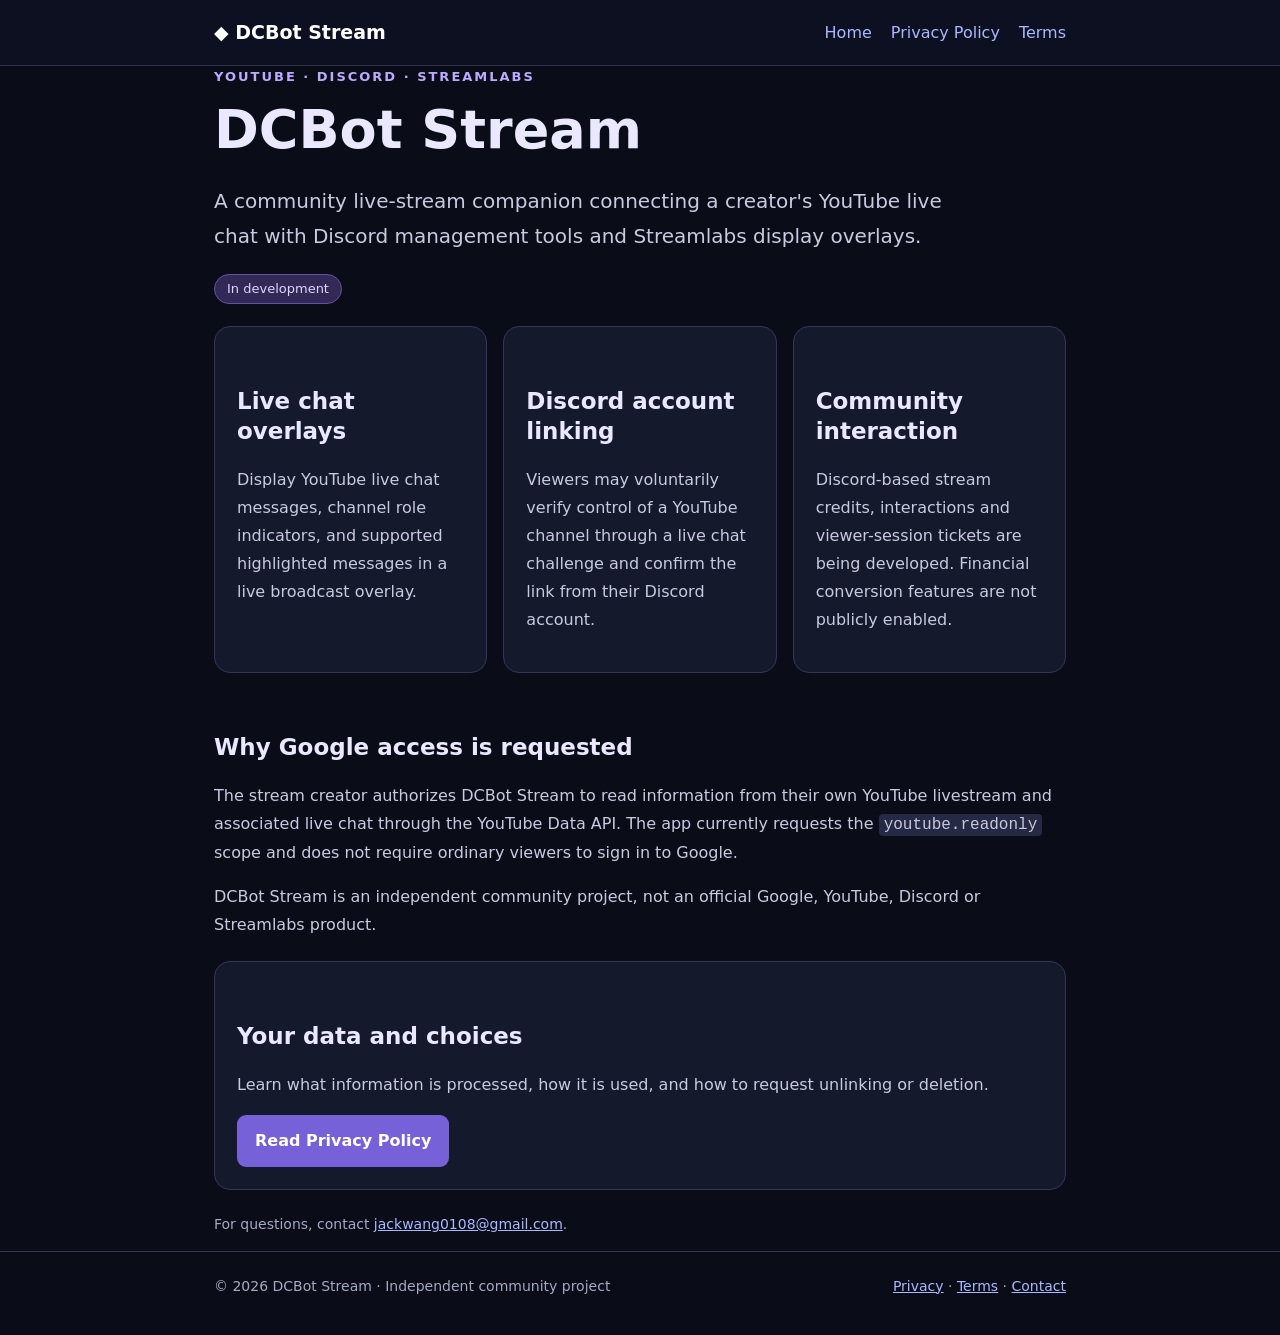
<file: index.html>
<!doctype html><html lang="en"><head><meta charset="utf-8"><meta name="viewport" content="width=device-width,initial-scale=1"><meta name="description" content="DCBot Stream YouTube livestream and Discord community integration"><title>Home | DCBot Stream</title><link rel="stylesheet" href="/styles.css"><link rel="canonical" href="https://j0k3rl1f3.github.io/"></head><body><header class="nav"><div class="wrap"><a class="brand" href="/">◆ DCBot Stream</a><nav aria-label="Main navigation"><a href="/">Home</a><a href="/privacy.html">Privacy Policy</a><a href="/terms.html">Terms</a></nav></div></header><main class="wrap"><div class="eyebrow">YouTube · Discord · Streamlabs</div><h1>DCBot Stream</h1><p class="lead">A community live-stream companion connecting a creator's YouTube live chat with Discord management tools and Streamlabs display overlays.</p><span class="pill">In development</span><div class="grid"><section class="panel"><h2>Live chat overlays</h2><p>Display YouTube live chat messages, channel role indicators, and supported highlighted messages in a live broadcast overlay.</p></section><section class="panel"><h2>Discord account linking</h2><p>Viewers may voluntarily verify control of a YouTube channel through a live chat challenge and confirm the link from their Discord account.</p></section><section class="panel"><h2>Community interaction</h2><p>Discord-based stream credits, interactions and viewer-session tickets are being developed. Financial conversion features are not publicly enabled.</p></section></div><h2>Why Google access is requested</h2><p>The stream creator authorizes DCBot Stream to read information from their own YouTube livestream and associated live chat through the YouTube Data API. The app currently requests the <code>youtube.readonly</code> scope and does not require ordinary viewers to sign in to Google.</p><p>DCBot Stream is an independent community project, not an official Google, YouTube, Discord or Streamlabs product.</p><div class="panel"><h2>Your data and choices</h2><p>Learn what information is processed, how it is used, and how to request unlinking or deletion.</p><a class="button" href="/privacy.html">Read Privacy Policy</a></div><p class="small">For questions, contact <a href="mailto:jackwang0108@gmail.com">jackwang0108@gmail.com</a>.</p></main><footer class="footer"><div class="wrap"><span>© 2026 DCBot Stream · Independent community project</span><span><a href="/privacy.html">Privacy</a> · <a href="/terms.html">Terms</a> · <a href="mailto:jackwang0108@gmail.com">Contact</a></span></div></footer></body></html>
</file>
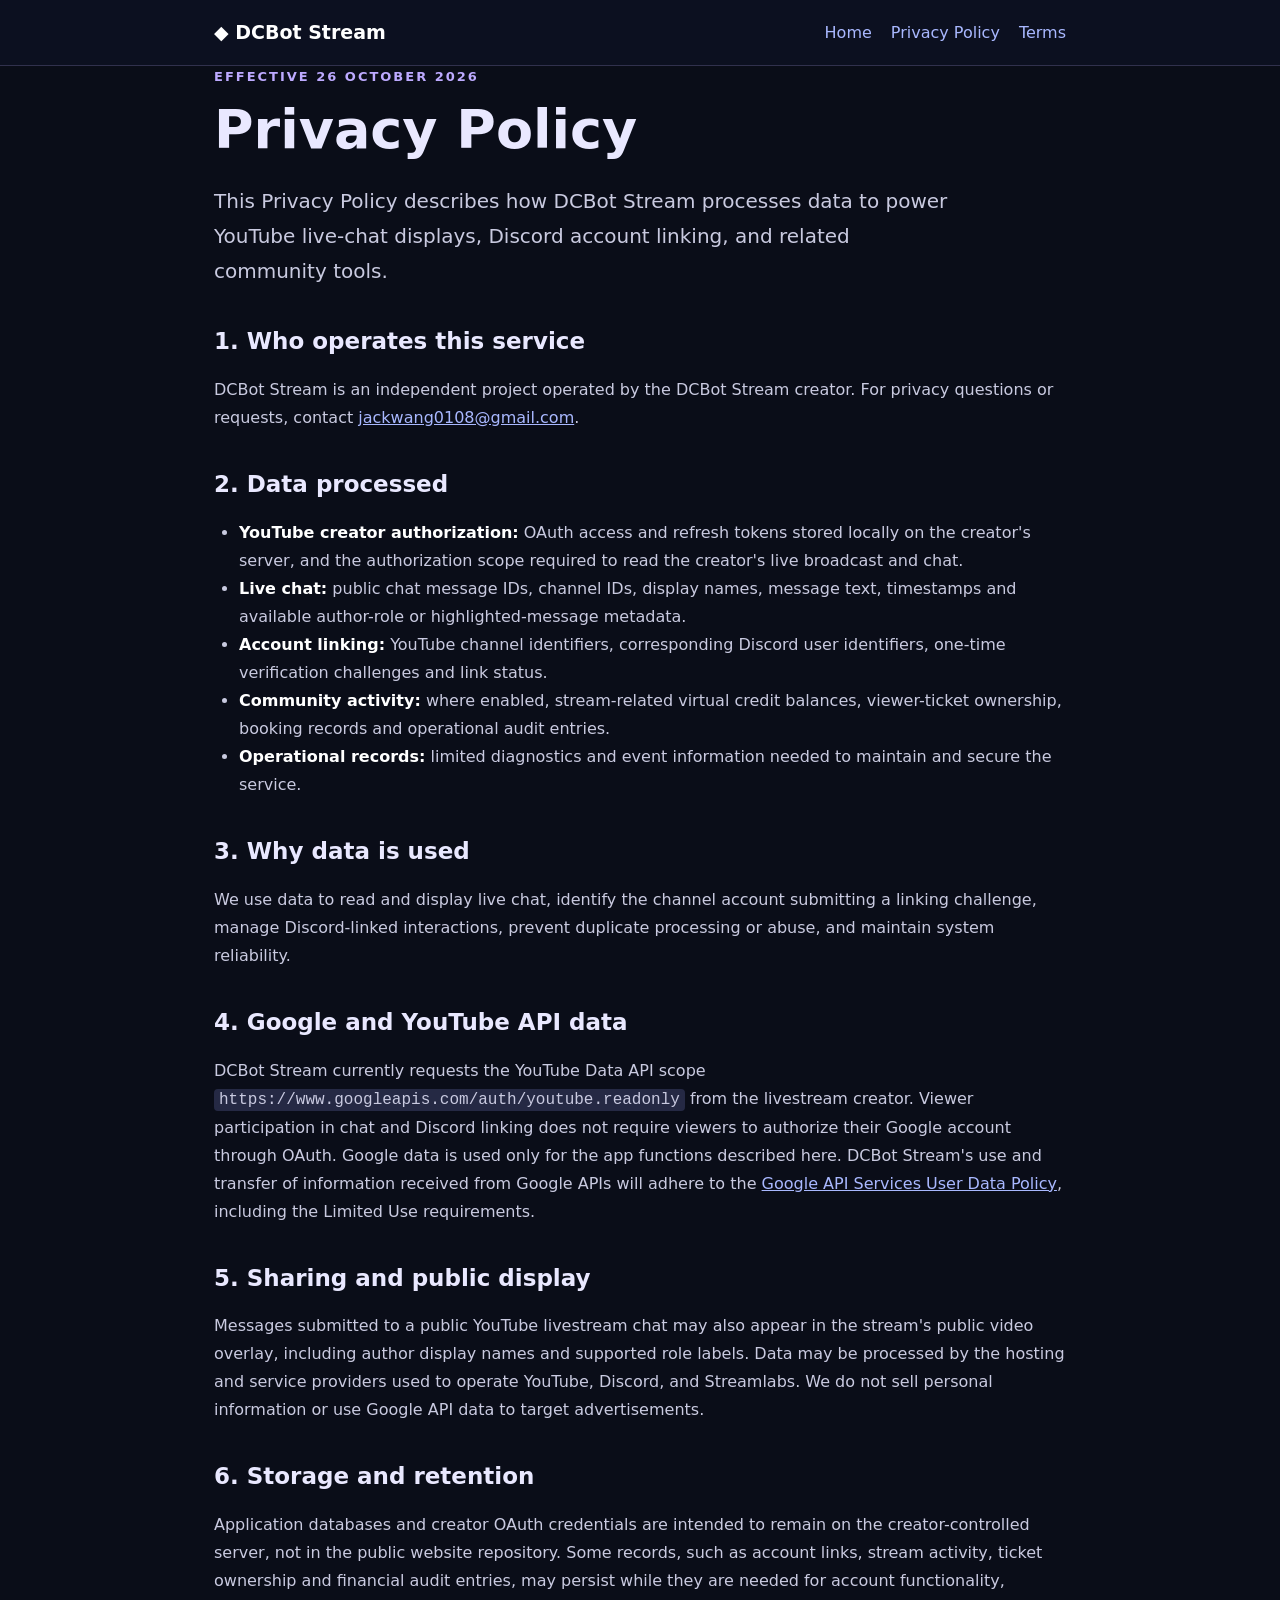
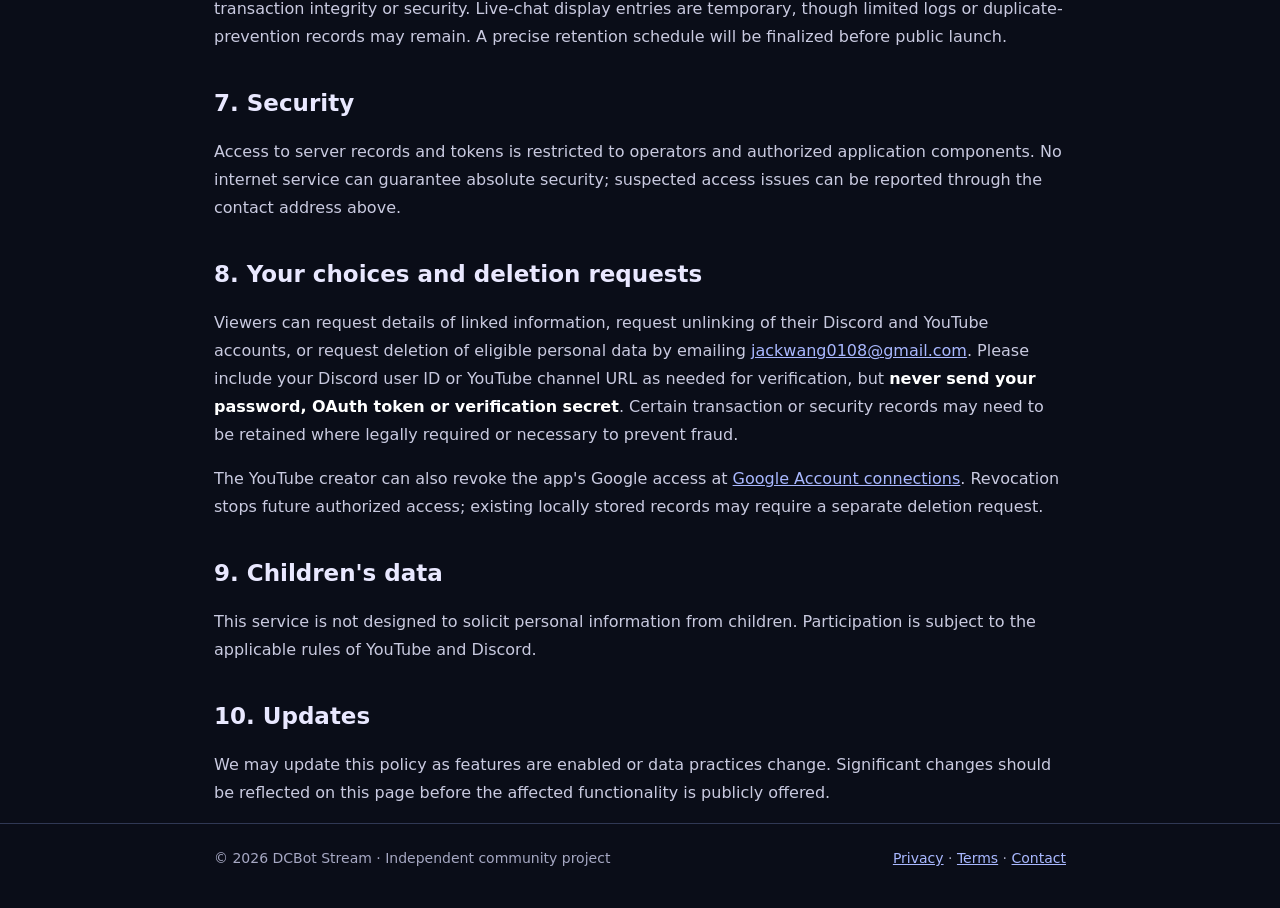
<file: privacy.html>
<!doctype html><html lang="en"><head><meta charset="utf-8"><meta name="viewport" content="width=device-width,initial-scale=1"><meta name="description" content="How DCBot Stream processes YouTube and Discord information"><title>Privacy Policy | DCBot Stream</title><link rel="stylesheet" href="/styles.css"><link rel="canonical" href="https://j0k3rl1f3.github.io/privacy.html"></head><body><header class="nav"><div class="wrap"><a class="brand" href="/">◆ DCBot Stream</a><nav aria-label="Main navigation"><a href="/">Home</a><a href="/privacy.html">Privacy Policy</a><a href="/terms.html">Terms</a></nav></div></header><main class="wrap"><div class="eyebrow">Effective 26 October 2026</div><h1>Privacy Policy</h1><p class="lead">This Privacy Policy describes how DCBot Stream processes data to power YouTube live-chat displays, Discord account linking, and related community tools.</p><h2>1. Who operates this service</h2><p>DCBot Stream is an independent project operated by the DCBot Stream creator. For privacy questions or requests, contact <a href="mailto:jackwang0108@gmail.com">jackwang0108@gmail.com</a>.</p><h2>2. Data processed</h2><ul><li><strong>YouTube creator authorization:</strong> OAuth access and refresh tokens stored locally on the creator's server, and the authorization scope required to read the creator's live broadcast and chat.</li><li><strong>Live chat:</strong> public chat message IDs, channel IDs, display names, message text, timestamps and available author-role or highlighted-message metadata.</li><li><strong>Account linking:</strong> YouTube channel identifiers, corresponding Discord user identifiers, one-time verification challenges and link status.</li><li><strong>Community activity:</strong> where enabled, stream-related virtual credit balances, viewer-ticket ownership, booking records and operational audit entries.</li><li><strong>Operational records:</strong> limited diagnostics and event information needed to maintain and secure the service.</li></ul><h2>3. Why data is used</h2><p>We use data to read and display live chat, identify the channel account submitting a linking challenge, manage Discord-linked interactions, prevent duplicate processing or abuse, and maintain system reliability.</p><h2>4. Google and YouTube API data</h2><p>DCBot Stream currently requests the YouTube Data API scope <code>https://www.googleapis.com/auth/youtube.readonly</code> from the livestream creator. Viewer participation in chat and Discord linking does not require viewers to authorize their Google account through OAuth. Google data is used only for the app functions described here. DCBot Stream's use and transfer of information received from Google APIs will adhere to the <a href="https://developers.google.com/terms/api-services-user-data-policy">Google API Services User Data Policy</a>, including the Limited Use requirements.</p><h2>5. Sharing and public display</h2><p>Messages submitted to a public YouTube livestream chat may also appear in the stream's public video overlay, including author display names and supported role labels. Data may be processed by the hosting and service providers used to operate YouTube, Discord, and Streamlabs. We do not sell personal information or use Google API data to target advertisements.</p><h2>6. Storage and retention</h2><p>Application databases and creator OAuth credentials are intended to remain on the creator-controlled server, not in the public website repository. Some records, such as account links, stream activity, ticket ownership and financial audit entries, may persist while they are needed for account functionality, transaction integrity or security. Live-chat display entries are temporary, though limited logs or duplicate-prevention records may remain. A precise retention schedule will be finalized before public launch.</p><h2>7. Security</h2><p>Access to server records and tokens is restricted to operators and authorized application components. No internet service can guarantee absolute security; suspected access issues can be reported through the contact address above.</p><h2>8. Your choices and deletion requests</h2><p>Viewers can request details of linked information, request unlinking of their Discord and YouTube accounts, or request deletion of eligible personal data by emailing <a href="mailto:jackwang0108@gmail.com">jackwang0108@gmail.com</a>. Please include your Discord user ID or YouTube channel URL as needed for verification, but <strong>never send your password, OAuth token or verification secret</strong>. Certain transaction or security records may need to be retained where legally required or necessary to prevent fraud.</p><p>The YouTube creator can also revoke the app's Google access at <a href="https://myaccount.google.com/connections">Google Account connections</a>. Revocation stops future authorized access; existing locally stored records may require a separate deletion request.</p><h2>9. Children's data</h2><p>This service is not designed to solicit personal information from children. Participation is subject to the applicable rules of YouTube and Discord.</p><h2>10. Updates</h2><p>We may update this policy as features are enabled or data practices change. Significant changes should be reflected on this page before the affected functionality is publicly offered.</p></main><footer class="footer"><div class="wrap"><span>© 2026 DCBot Stream · Independent community project</span><span><a href="/privacy.html">Privacy</a> · <a href="/terms.html">Terms</a> · <a href="mailto:jackwang0108@gmail.com">Contact</a></span></div></footer></body></html>
</file>
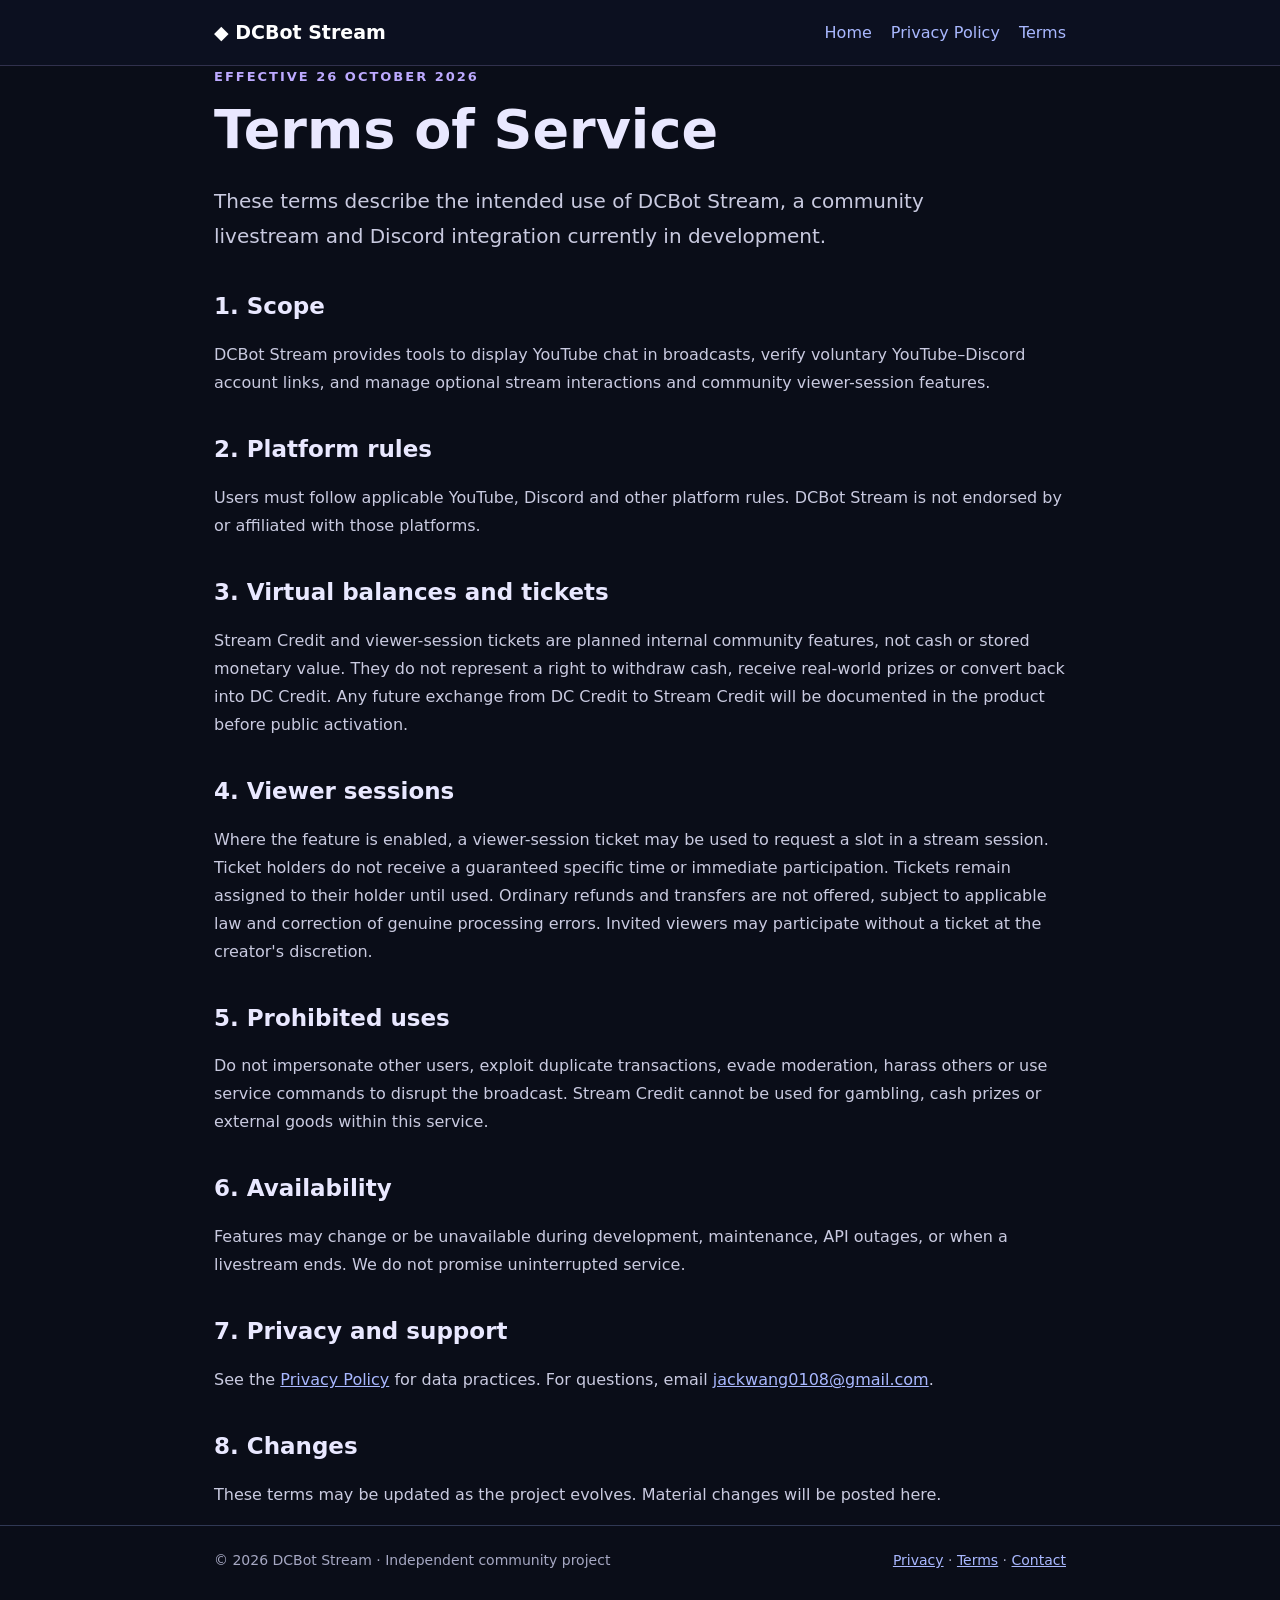
<file: terms.html>
<!doctype html><html lang="en"><head><meta charset="utf-8"><meta name="viewport" content="width=device-width,initial-scale=1"><meta name="description" content="DCBot Stream terms of service"><title>Terms of Service | DCBot Stream</title><link rel="stylesheet" href="/styles.css"><link rel="canonical" href="https://j0k3rl1f3.github.io/terms.html"></head><body><header class="nav"><div class="wrap"><a class="brand" href="/">◆ DCBot Stream</a><nav aria-label="Main navigation"><a href="/">Home</a><a href="/privacy.html">Privacy Policy</a><a href="/terms.html">Terms</a></nav></div></header><main class="wrap"><div class="eyebrow">Effective 26 October 2026</div><h1>Terms of Service</h1><p class="lead">These terms describe the intended use of DCBot Stream, a community livestream and Discord integration currently in development.</p><h2>1. Scope</h2><p>DCBot Stream provides tools to display YouTube chat in broadcasts, verify voluntary YouTube–Discord account links, and manage optional stream interactions and community viewer-session features.</p><h2>2. Platform rules</h2><p>Users must follow applicable YouTube, Discord and other platform rules. DCBot Stream is not endorsed by or affiliated with those platforms.</p><h2>3. Virtual balances and tickets</h2><p>Stream Credit and viewer-session tickets are planned internal community features, not cash or stored monetary value. They do not represent a right to withdraw cash, receive real-world prizes or convert back into DC Credit. Any future exchange from DC Credit to Stream Credit will be documented in the product before public activation.</p><h2>4. Viewer sessions</h2><p>Where the feature is enabled, a viewer-session ticket may be used to request a slot in a stream session. Ticket holders do not receive a guaranteed specific time or immediate participation. Tickets remain assigned to their holder until used. Ordinary refunds and transfers are not offered, subject to applicable law and correction of genuine processing errors. Invited viewers may participate without a ticket at the creator's discretion.</p><h2>5. Prohibited uses</h2><p>Do not impersonate other users, exploit duplicate transactions, evade moderation, harass others or use service commands to disrupt the broadcast. Stream Credit cannot be used for gambling, cash prizes or external goods within this service.</p><h2>6. Availability</h2><p>Features may change or be unavailable during development, maintenance, API outages, or when a livestream ends. We do not promise uninterrupted service.</p><h2>7. Privacy and support</h2><p>See the <a href="/privacy.html">Privacy Policy</a> for data practices. For questions, email <a href="mailto:jackwang0108@gmail.com">jackwang0108@gmail.com</a>.</p><h2>8. Changes</h2><p>These terms may be updated as the project evolves. Material changes will be posted here.</p></main><footer class="footer"><div class="wrap"><span>© 2026 DCBot Stream · Independent community project</span><span><a href="/privacy.html">Privacy</a> · <a href="/terms.html">Terms</a> · <a href="mailto:jackwang0108@gmail.com">Contact</a></span></div></footer></body></html>
</file>
<file: styles.css>
*{box-sizing:border-box}html{color-scheme:dark}body{margin:0;background:#0a0d18;color:#e9e8ff;font:16px/1.75 system-ui,-apple-system,Segoe UI,sans-serif}a{color:#a9b8ff}a:hover{color:#d9dbff}.wrap{max-width:900px;padding:0 24px;margin:auto}.nav{border-bottom:1px solid #31314d;background:#0c1020}.nav .wrap{display:flex;flex-wrap:wrap;justify-content:space-between;align-items:center;gap:16px;padding-top:16px;padding-bottom:16px}.nav .brand{font-size:19px;font-weight:750;color:#fff;text-decoration:none}.nav nav{display:flex;flex-wrap:wrap;gap:19px}.nav a{text-decoration:none}main{padding:54px 0 70px}.eyebrow{color:#bdaaff;font-size:13px;text-transform:uppercase;letter-spacing:2px;font-weight:700}h1{font-size:clamp(32px,6vw,54px);line-height:1.16;margin:10px 0 22px}h2{margin-top:38px;font-size:23px;line-height:1.3}p,li{color:#c9cae0}.lead{font-size:20px;max-width:740px}.panel{background:#141a2c;border:1px solid #303854;border-radius:16px;padding:22px;margin:22px 0}.grid{display:grid;grid-template-columns:repeat(auto-fit,minmax(210px,1fr));gap:16px}.small{font-size:14px;color:#a6a8c3}.pill{display:inline-block;background:#332957;border:1px solid #6550a3;color:#dfd5ff;border-radius:30px;padding:3px 12px;font-size:13px}.button{display:inline-block;background:#7661d9;border-radius:9px;padding:12px 18px;text-decoration:none;color:white;font-weight:700}.footer{border-top:1px solid #303854;padding:22px 0 38px;color:#a6a8c3;font-size:14px}.footer .wrap{display:flex;flex-wrap:wrap;gap:14px;justify-content:space-between}strong{color:white}code{background:#252944;padding:2px 5px;border-radius:4px}ul{padding-left:25px}
</file>
